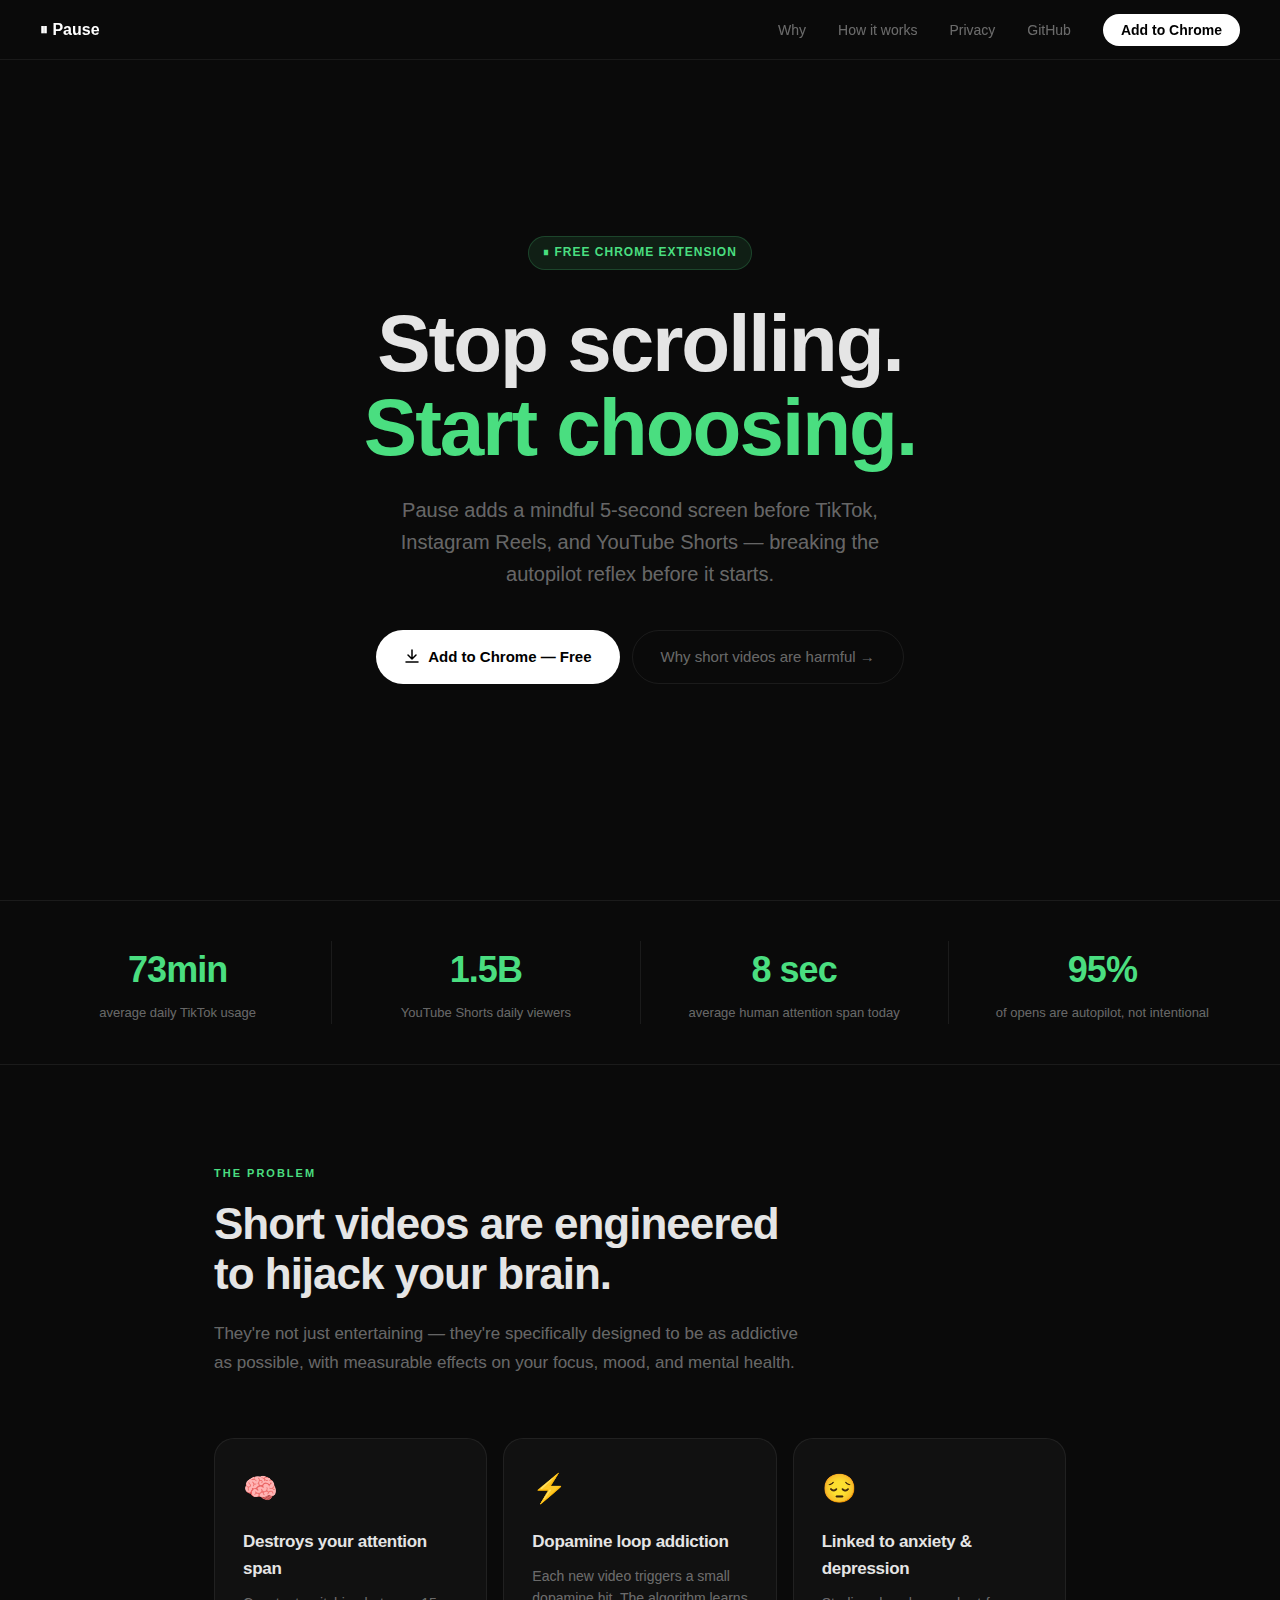
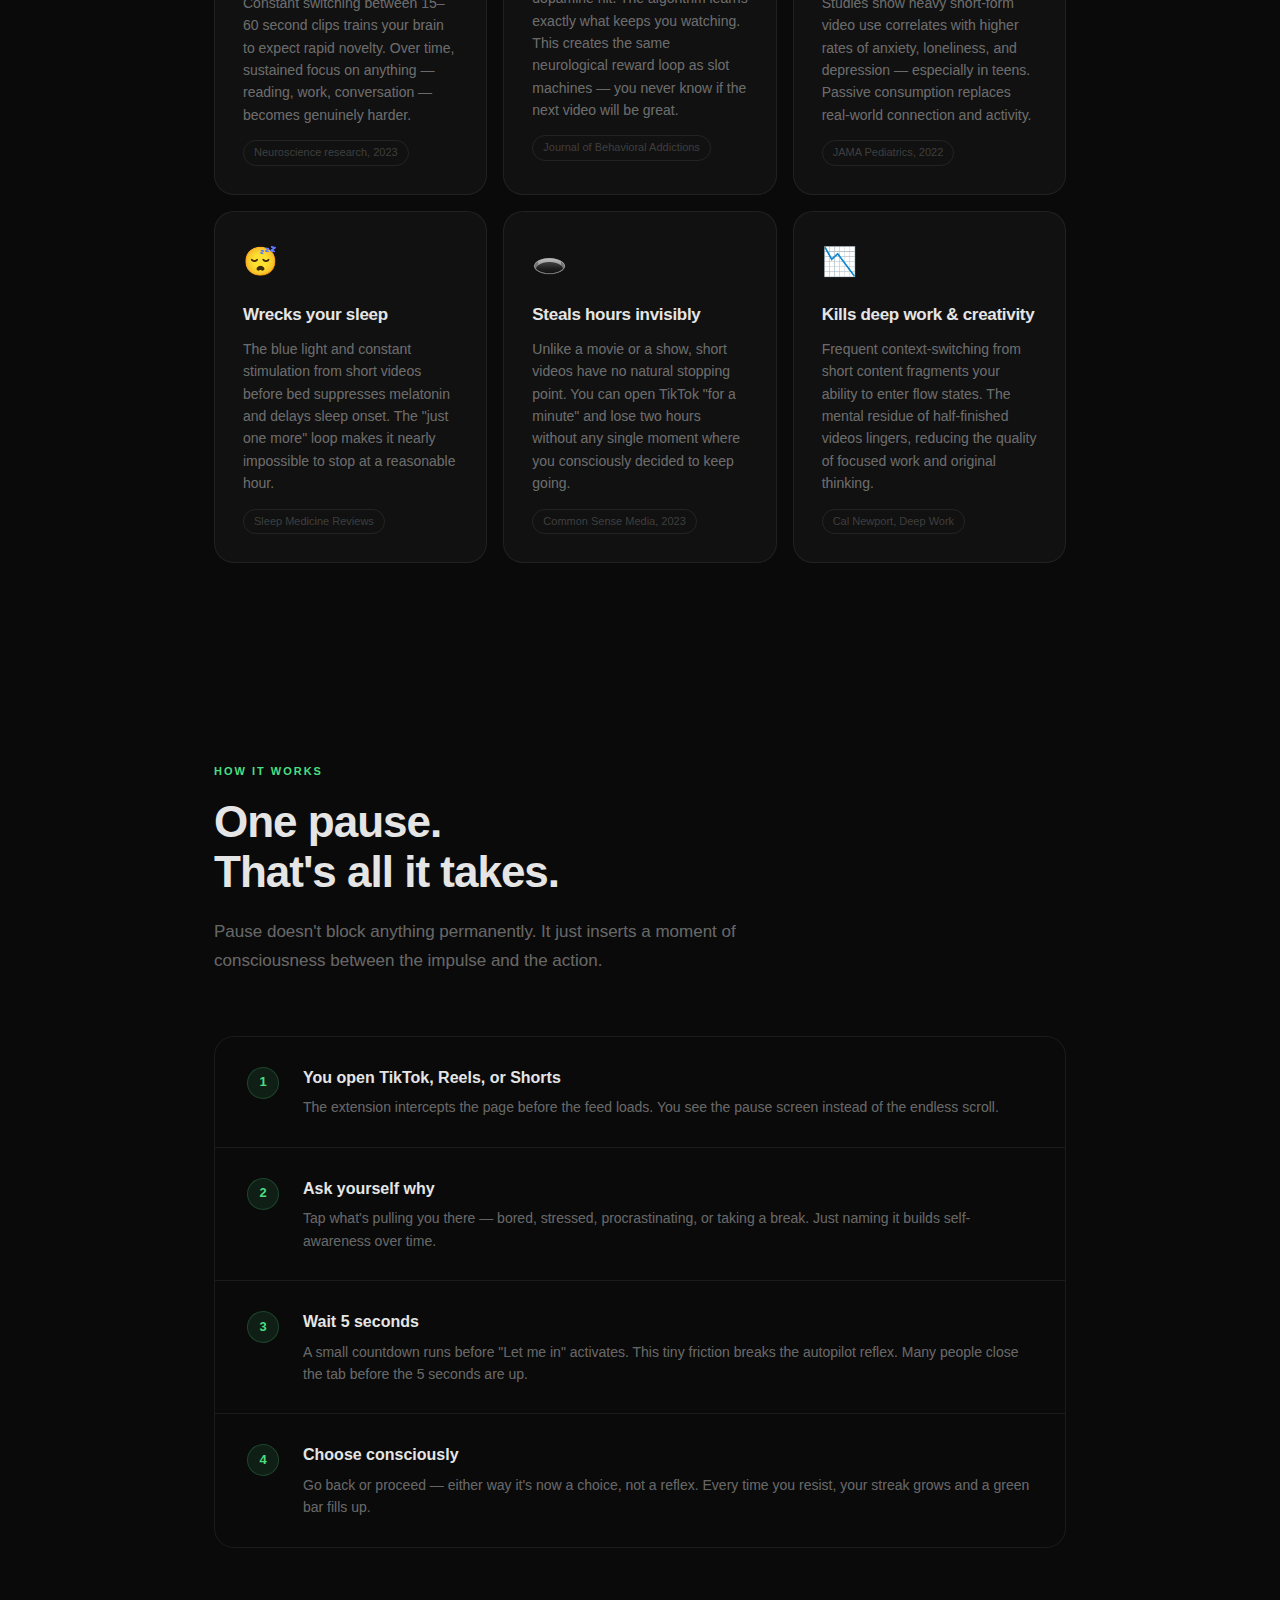
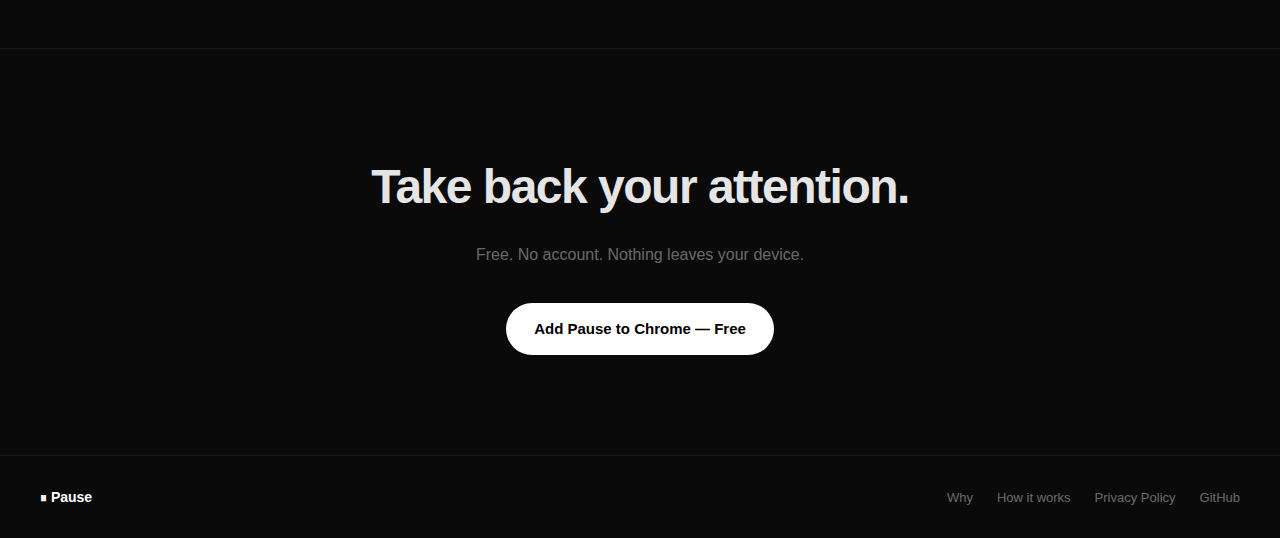
<file: docs/index.html>
<!DOCTYPE html>
<html lang="en">
<head>
  <meta charset="utf-8">
  <meta name="viewport" content="width=device-width, initial-scale=1">
  <title>Pause — Break the Short Video Autopilot</title>
  <meta name="description" content="A Chrome extension that adds a mindful pause before TikTok, Instagram Reels, and YouTube Shorts.">
  <style>
    *, *::before, *::after { box-sizing: border-box; margin: 0; padding: 0; }

    :root {
      --green: #4ade80;
      --bg: #0a0a0a;
      --card: #111;
      --border: rgba(255,255,255,0.07);
      --text: #e5e5e5;
      --muted: rgba(255,255,255,0.4);
    }

    html { scroll-behavior: smooth; }

    body {
      background: var(--bg);
      color: var(--text);
      font-family: -apple-system, BlinkMacSystemFont, 'Segoe UI', Helvetica, sans-serif;
      font-size: 16px;
      line-height: 1.6;
      -webkit-font-smoothing: antialiased;
    }

    a { color: var(--green); text-decoration: none; }
    a:hover { text-decoration: underline; }

    /* ── Nav ──────────────────────────────────────────────────────── */
    nav {
      position: fixed;
      top: 0; left: 0; right: 0;
      z-index: 100;
      display: flex;
      align-items: center;
      justify-content: space-between;
      padding: 0 40px;
      height: 60px;
      background: rgba(10,10,10,0.8);
      backdrop-filter: blur(12px);
      border-bottom: 1px solid var(--border);
    }

    .nav-logo {
      font-size: 16px;
      font-weight: 700;
      color: #fff;
    }

    .nav-links {
      display: flex;
      gap: 32px;
      list-style: none;
    }

    .nav-links a {
      font-size: 14px;
      color: var(--muted);
      transition: color 0.15s;
    }

    .nav-links a:hover { color: #fff; text-decoration: none; }

    .nav-cta {
      background: #fff;
      color: #000 !important;
      padding: 8px 18px;
      border-radius: 100px;
      font-size: 13px;
      font-weight: 600;
      transition: background 0.15s !important;
    }

    .nav-cta:hover { background: #e5e5e5 !important; text-decoration: none !important; }

    /* ── Hero ─────────────────────────────────────────────────────── */
    .hero {
      min-height: 100vh;
      display: flex;
      flex-direction: column;
      align-items: center;
      justify-content: center;
      text-align: center;
      padding: 100px 24px 80px;
    }

    .hero-badge {
      display: inline-flex;
      align-items: center;
      gap: 6px;
      background: rgba(74,222,128,0.1);
      border: 1px solid rgba(74,222,128,0.2);
      color: var(--green);
      font-size: 12px;
      font-weight: 600;
      letter-spacing: 1px;
      text-transform: uppercase;
      padding: 6px 14px;
      border-radius: 100px;
      margin-bottom: 32px;
    }

    .hero h1 {
      font-size: clamp(40px, 7vw, 80px);
      font-weight: 800;
      letter-spacing: -2px;
      line-height: 1.05;
      max-width: 800px;
      margin-bottom: 24px;
    }

    .hero h1 span { color: var(--green); }

    .hero p {
      font-size: clamp(16px, 2vw, 20px);
      color: var(--muted);
      max-width: 520px;
      margin-bottom: 40px;
      line-height: 1.6;
    }

    .hero-actions {
      display: flex;
      gap: 12px;
      flex-wrap: wrap;
      justify-content: center;
    }

    .btn-primary {
      display: inline-flex;
      align-items: center;
      gap: 8px;
      background: #fff;
      color: #000;
      font-size: 15px;
      font-weight: 600;
      padding: 14px 28px;
      border-radius: 100px;
      transition: background 0.15s, transform 0.15s;
    }

    .btn-primary:hover {
      background: #e5e5e5;
      text-decoration: none;
      transform: translateY(-1px);
    }

    .btn-secondary {
      display: inline-flex;
      align-items: center;
      gap: 8px;
      border: 1px solid var(--border);
      color: var(--muted);
      font-size: 15px;
      padding: 14px 28px;
      border-radius: 100px;
      transition: all 0.15s;
    }

    .btn-secondary:hover {
      border-color: rgba(255,255,255,0.2);
      color: #fff;
      text-decoration: none;
    }

    /* ── Stats strip ──────────────────────────────────────────────── */
    .stats-strip {
      display: flex;
      justify-content: center;
      gap: 0;
      border-top: 1px solid var(--border);
      border-bottom: 1px solid var(--border);
      padding: 40px 24px;
      flex-wrap: wrap;
    }

    .strip-stat {
      flex: 1;
      min-width: 160px;
      text-align: center;
      padding: 0 32px;
      border-right: 1px solid var(--border);
    }

    .strip-stat:last-child { border-right: none; }

    .strip-n {
      font-size: 36px;
      font-weight: 800;
      letter-spacing: -1px;
      color: var(--green);
      display: block;
    }

    .strip-l {
      font-size: 13px;
      color: var(--muted);
      margin-top: 4px;
    }

    /* ── Why section ──────────────────────────────────────────────── */
    .section {
      max-width: 900px;
      margin: 0 auto;
      padding: 100px 24px;
    }

    .section-tag {
      font-size: 11px;
      font-weight: 700;
      letter-spacing: 2px;
      text-transform: uppercase;
      color: var(--green);
      margin-bottom: 16px;
    }

    .section h2 {
      font-size: clamp(28px, 4vw, 44px);
      font-weight: 800;
      letter-spacing: -1px;
      line-height: 1.15;
      margin-bottom: 20px;
    }

    .section-intro {
      font-size: 17px;
      color: var(--muted);
      max-width: 600px;
      margin-bottom: 60px;
      line-height: 1.7;
    }

    /* ── Reason cards ─────────────────────────────────────────────── */
    .reasons-grid {
      display: grid;
      grid-template-columns: repeat(auto-fit, minmax(260px, 1fr));
      gap: 16px;
    }

    .reason-card {
      background: var(--card);
      border: 1px solid var(--border);
      border-radius: 20px;
      padding: 28px;
      transition: border-color 0.2s, transform 0.2s;
    }

    .reason-card:hover {
      border-color: rgba(255,255,255,0.14);
      transform: translateY(-2px);
    }

    .reason-icon {
      font-size: 28px;
      margin-bottom: 16px;
      display: block;
    }

    .reason-card h3 {
      font-size: 17px;
      font-weight: 700;
      margin-bottom: 10px;
      letter-spacing: -0.3px;
    }

    .reason-card p {
      font-size: 14px;
      color: var(--muted);
      line-height: 1.6;
    }

    .reason-card .source {
      display: inline-block;
      margin-top: 14px;
      font-size: 11px;
      color: rgba(255,255,255,0.2);
      border: 1px solid rgba(255,255,255,0.08);
      border-radius: 100px;
      padding: 3px 10px;
    }

    /* ── How it works ─────────────────────────────────────────────── */
    .steps {
      display: flex;
      flex-direction: column;
      gap: 0;
      border: 1px solid var(--border);
      border-radius: 20px;
      overflow: hidden;
    }

    .step {
      display: flex;
      align-items: flex-start;
      gap: 24px;
      padding: 28px 32px;
      border-bottom: 1px solid var(--border);
      transition: background 0.15s;
    }

    .step:last-child { border-bottom: none; }
    .step:hover { background: rgba(255,255,255,0.02); }

    .step-num {
      width: 32px;
      height: 32px;
      border-radius: 50%;
      background: rgba(74,222,128,0.1);
      border: 1px solid rgba(74,222,128,0.2);
      color: var(--green);
      font-size: 13px;
      font-weight: 700;
      display: flex;
      align-items: center;
      justify-content: center;
      flex-shrink: 0;
      margin-top: 2px;
    }

    .step-content h3 {
      font-size: 16px;
      font-weight: 600;
      margin-bottom: 6px;
    }

    .step-content p {
      font-size: 14px;
      color: var(--muted);
      line-height: 1.6;
    }

    /* ── CTA section ──────────────────────────────────────────────── */
    .cta-section {
      text-align: center;
      padding: 100px 24px;
      border-top: 1px solid var(--border);
    }

    .cta-section h2 {
      font-size: clamp(28px, 4vw, 48px);
      font-weight: 800;
      letter-spacing: -1.5px;
      margin-bottom: 16px;
    }

    .cta-section p {
      font-size: 16px;
      color: var(--muted);
      margin-bottom: 36px;
    }

    /* ── Footer ───────────────────────────────────────────────────── */
    footer {
      border-top: 1px solid var(--border);
      padding: 28px 40px;
      display: flex;
      justify-content: space-between;
      align-items: center;
      flex-wrap: wrap;
      gap: 12px;
    }

    .footer-logo { font-size: 14px; font-weight: 700; color: #fff; }

    .footer-links {
      display: flex;
      gap: 24px;
      list-style: none;
    }

    .footer-links a {
      font-size: 13px;
      color: var(--muted);
    }

    .footer-links a:hover { color: #fff; text-decoration: none; }

    /* ── Responsive ───────────────────────────────────────────────── */
    @media (max-width: 600px) {
      nav { padding: 0 20px; }
      .nav-links { display: none; }
      .strip-stat { border-right: none; border-bottom: 1px solid var(--border); padding: 20px; }
      .strip-stat:last-child { border-bottom: none; }
      footer { flex-direction: column; text-align: center; }
    }
  </style>
</head>
<body>

  <!-- Nav -->
  <nav>
    <div class="nav-logo">⏸ Pause</div>
    <ul class="nav-links">
      <li><a href="#why">Why</a></li>
      <li><a href="#how">How it works</a></li>
      <li><a href="privacy.html">Privacy</a></li>
      <li><a href="https://github.com/qaz6209031/short-pause-chrome-extension" target="_blank">GitHub</a></li>
      <li><a href="#install" class="nav-cta">Add to Chrome</a></li>
    </ul>
  </nav>

  <!-- Hero -->
  <section class="hero">
    <div class="hero-badge">⏸ Free Chrome Extension</div>
    <h1>Stop scrolling.<br><span>Start choosing.</span></h1>
    <p>Pause adds a mindful 5-second screen before TikTok, Instagram Reels, and YouTube Shorts — breaking the autopilot reflex before it starts.</p>
    <div class="hero-actions">
      <a href="#install" class="btn-primary">
        <svg width="16" height="16" viewBox="0 0 16 16" fill="none"><path d="M8 1v9M4 6l4 4 4-4M2 13h12" stroke="currentColor" stroke-width="1.5" stroke-linecap="round" stroke-linejoin="round"/></svg>
        Add to Chrome — Free
      </a>
      <a href="#why" class="btn-secondary">Why short videos are harmful →</a>
    </div>
  </section>

  <!-- Stats strip -->
  <div class="stats-strip">
    <div class="strip-stat">
      <span class="strip-n">73min</span>
      <span class="strip-l">average daily TikTok usage</span>
    </div>
    <div class="strip-stat">
      <span class="strip-n">1.5B</span>
      <span class="strip-l">YouTube Shorts daily viewers</span>
    </div>
    <div class="strip-stat">
      <span class="strip-n">8 sec</span>
      <span class="strip-l">average human attention span today</span>
    </div>
    <div class="strip-stat">
      <span class="strip-n">95%</span>
      <span class="strip-l">of opens are autopilot, not intentional</span>
    </div>
  </div>

  <!-- Why short videos are bad -->
  <section class="section" id="why">
    <div class="section-tag">The problem</div>
    <h2>Short videos are engineered<br>to hijack your brain.</h2>
    <p class="section-intro">They're not just entertaining — they're specifically designed to be as addictive as possible, with measurable effects on your focus, mood, and mental health.</p>

    <div class="reasons-grid">
      <div class="reason-card">
        <span class="reason-icon">🧠</span>
        <h3>Destroys your attention span</h3>
        <p>Constant switching between 15–60 second clips trains your brain to expect rapid novelty. Over time, sustained focus on anything — reading, work, conversation — becomes genuinely harder.</p>
        <span class="source">Neuroscience research, 2023</span>
      </div>

      <div class="reason-card">
        <span class="reason-icon">⚡</span>
        <h3>Dopamine loop addiction</h3>
        <p>Each new video triggers a small dopamine hit. The algorithm learns exactly what keeps you watching. This creates the same neurological reward loop as slot machines — you never know if the next video will be great.</p>
        <span class="source">Journal of Behavioral Addictions</span>
      </div>

      <div class="reason-card">
        <span class="reason-icon">😔</span>
        <h3>Linked to anxiety & depression</h3>
        <p>Studies show heavy short-form video use correlates with higher rates of anxiety, loneliness, and depression — especially in teens. Passive consumption replaces real-world connection and activity.</p>
        <span class="source">JAMA Pediatrics, 2022</span>
      </div>

      <div class="reason-card">
        <span class="reason-icon">😴</span>
        <h3>Wrecks your sleep</h3>
        <p>The blue light and constant stimulation from short videos before bed suppresses melatonin and delays sleep onset. The "just one more" loop makes it nearly impossible to stop at a reasonable hour.</p>
        <span class="source">Sleep Medicine Reviews</span>
      </div>

      <div class="reason-card">
        <span class="reason-icon">🕳️</span>
        <h3>Steals hours invisibly</h3>
        <p>Unlike a movie or a show, short videos have no natural stopping point. You can open TikTok "for a minute" and lose two hours without any single moment where you consciously decided to keep going.</p>
        <span class="source">Common Sense Media, 2023</span>
      </div>

      <div class="reason-card">
        <span class="reason-icon">📉</span>
        <h3>Kills deep work & creativity</h3>
        <p>Frequent context-switching from short content fragments your ability to enter flow states. The mental residue of half-finished videos lingers, reducing the quality of focused work and original thinking.</p>
        <span class="source">Cal Newport, Deep Work</span>
      </div>
    </div>
  </section>

  <!-- How it works -->
  <section class="section" id="how">
    <div class="section-tag">How it works</div>
    <h2>One pause.<br>That's all it takes.</h2>
    <p class="section-intro">Pause doesn't block anything permanently. It just inserts a moment of consciousness between the impulse and the action.</p>

    <div class="steps">
      <div class="step">
        <div class="step-num">1</div>
        <div class="step-content">
          <h3>You open TikTok, Reels, or Shorts</h3>
          <p>The extension intercepts the page before the feed loads. You see the pause screen instead of the endless scroll.</p>
        </div>
      </div>
      <div class="step">
        <div class="step-num">2</div>
        <div class="step-content">
          <h3>Ask yourself why</h3>
          <p>Tap what's pulling you there — bored, stressed, procrastinating, or taking a break. Just naming it builds self-awareness over time.</p>
        </div>
      </div>
      <div class="step">
        <div class="step-num">3</div>
        <div class="step-content">
          <h3>Wait 5 seconds</h3>
          <p>A small countdown runs before "Let me in" activates. This tiny friction breaks the autopilot reflex. Many people close the tab before the 5 seconds are up.</p>
        </div>
      </div>
      <div class="step">
        <div class="step-num">4</div>
        <div class="step-content">
          <h3>Choose consciously</h3>
          <p>Go back or proceed — either way it's now a choice, not a reflex. Every time you resist, your streak grows and a green bar fills up.</p>
        </div>
      </div>
    </div>
  </section>

  <!-- CTA -->
  <section class="cta-section" id="install">
    <h2>Take back your attention.</h2>
    <p>Free. No account. Nothing leaves your device.</p>
    <a href="https://chromewebstore.google.com/detail/pause/okokcifnpkcbadfbagddibpmkmgcbcpg" class="btn-primary" target="_blank">
      Add Pause to Chrome — Free
    </a>
  </section>

  <!-- Footer -->
  <footer>
    <div class="footer-logo">⏸ Pause</div>
    <ul class="footer-links">
      <li><a href="#why">Why</a></li>
      <li><a href="#how">How it works</a></li>
      <li><a href="privacy.html">Privacy Policy</a></li>
      <li><a href="https://github.com/qaz6209031/short-pause-chrome-extension" target="_blank">GitHub</a></li>
    </ul>
  </footer>

</body>
</html>
</file>
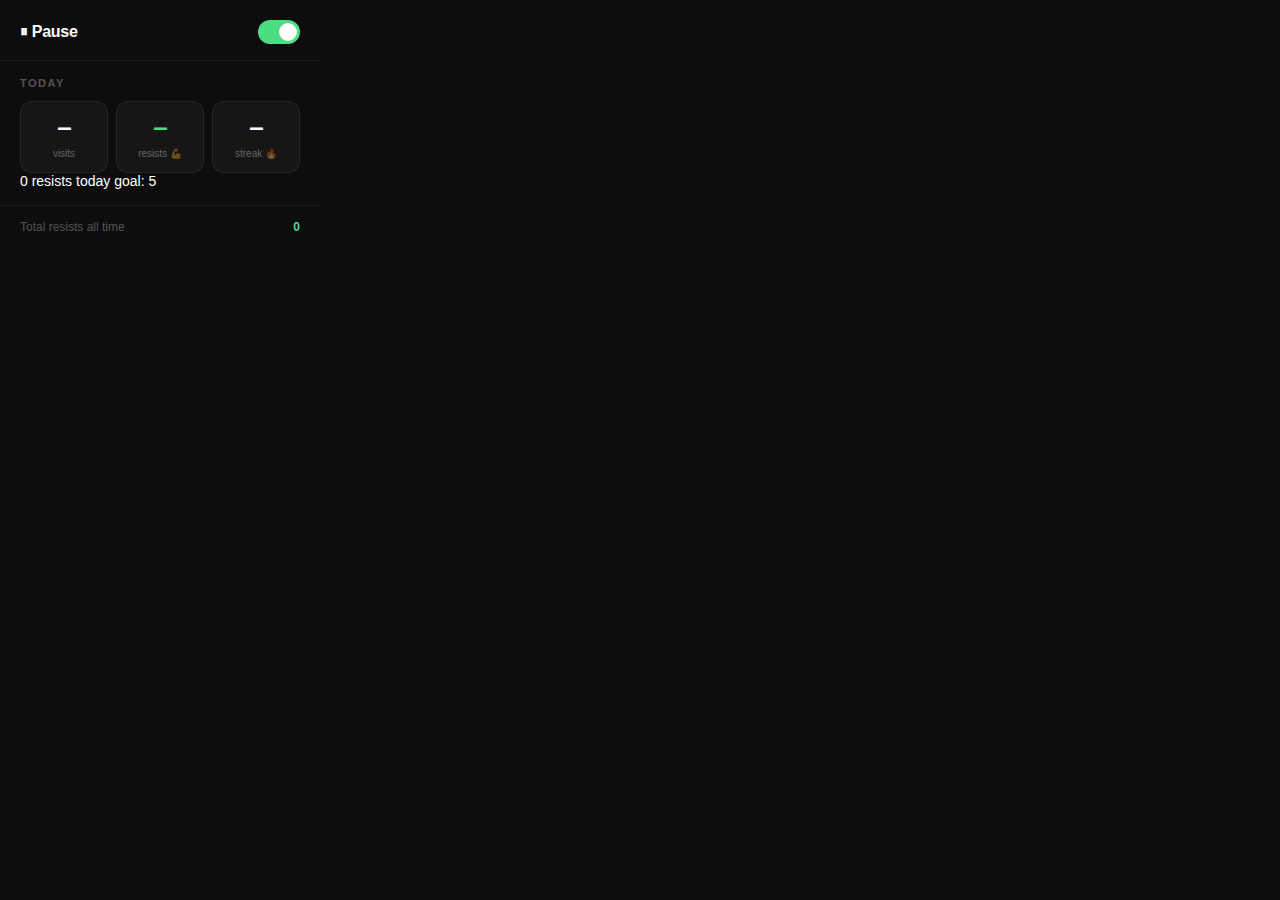
<file: popup.html>
<!DOCTYPE html>
<html lang="en">
<head>
  <meta charset="utf-8">
  <title>Pause</title>
  <link rel="stylesheet" href="popup.css">
</head>
<body>

  <div class="header">
    <div class="wordmark">⏸ Pause</div>
    <label class="toggle" title="Enable / disable">
      <input type="checkbox" id="enabled" checked>
      <span class="slider"></span>
    </label>
  </div>

  <div class="section">
    <div class="section-label">Today</div>
    <div class="stats-grid">
      <div class="stat-card">
        <span class="stat-n" id="visits">–</span>
        <span class="stat-l">visits</span>
      </div>
      <div class="stat-card">
        <span class="stat-n green" id="resists">–</span>
        <span class="stat-l">resists 💪</span>
      </div>
      <div class="stat-card">
        <span class="stat-n" id="streak">–</span>
        <span class="stat-l">streak 🔥</span>
      </div>
    </div>

    <div class="progress-wrap">
      <div class="progress-track">
        <div class="progress-bar" id="progress-bar"></div>
      </div>
      <div class="progress-label">
        <span id="progress-text">0 resists today</span>
        <span id="progress-goal">goal: 5</span>
      </div>
    </div>
  </div>

  <div class="footer">
    <span class="footer-label">Total resists all time</span>
    <span class="footer-val" id="total">0</span>
  </div>

  <script src="popup.js"></script>
</body>
</html>
</file>
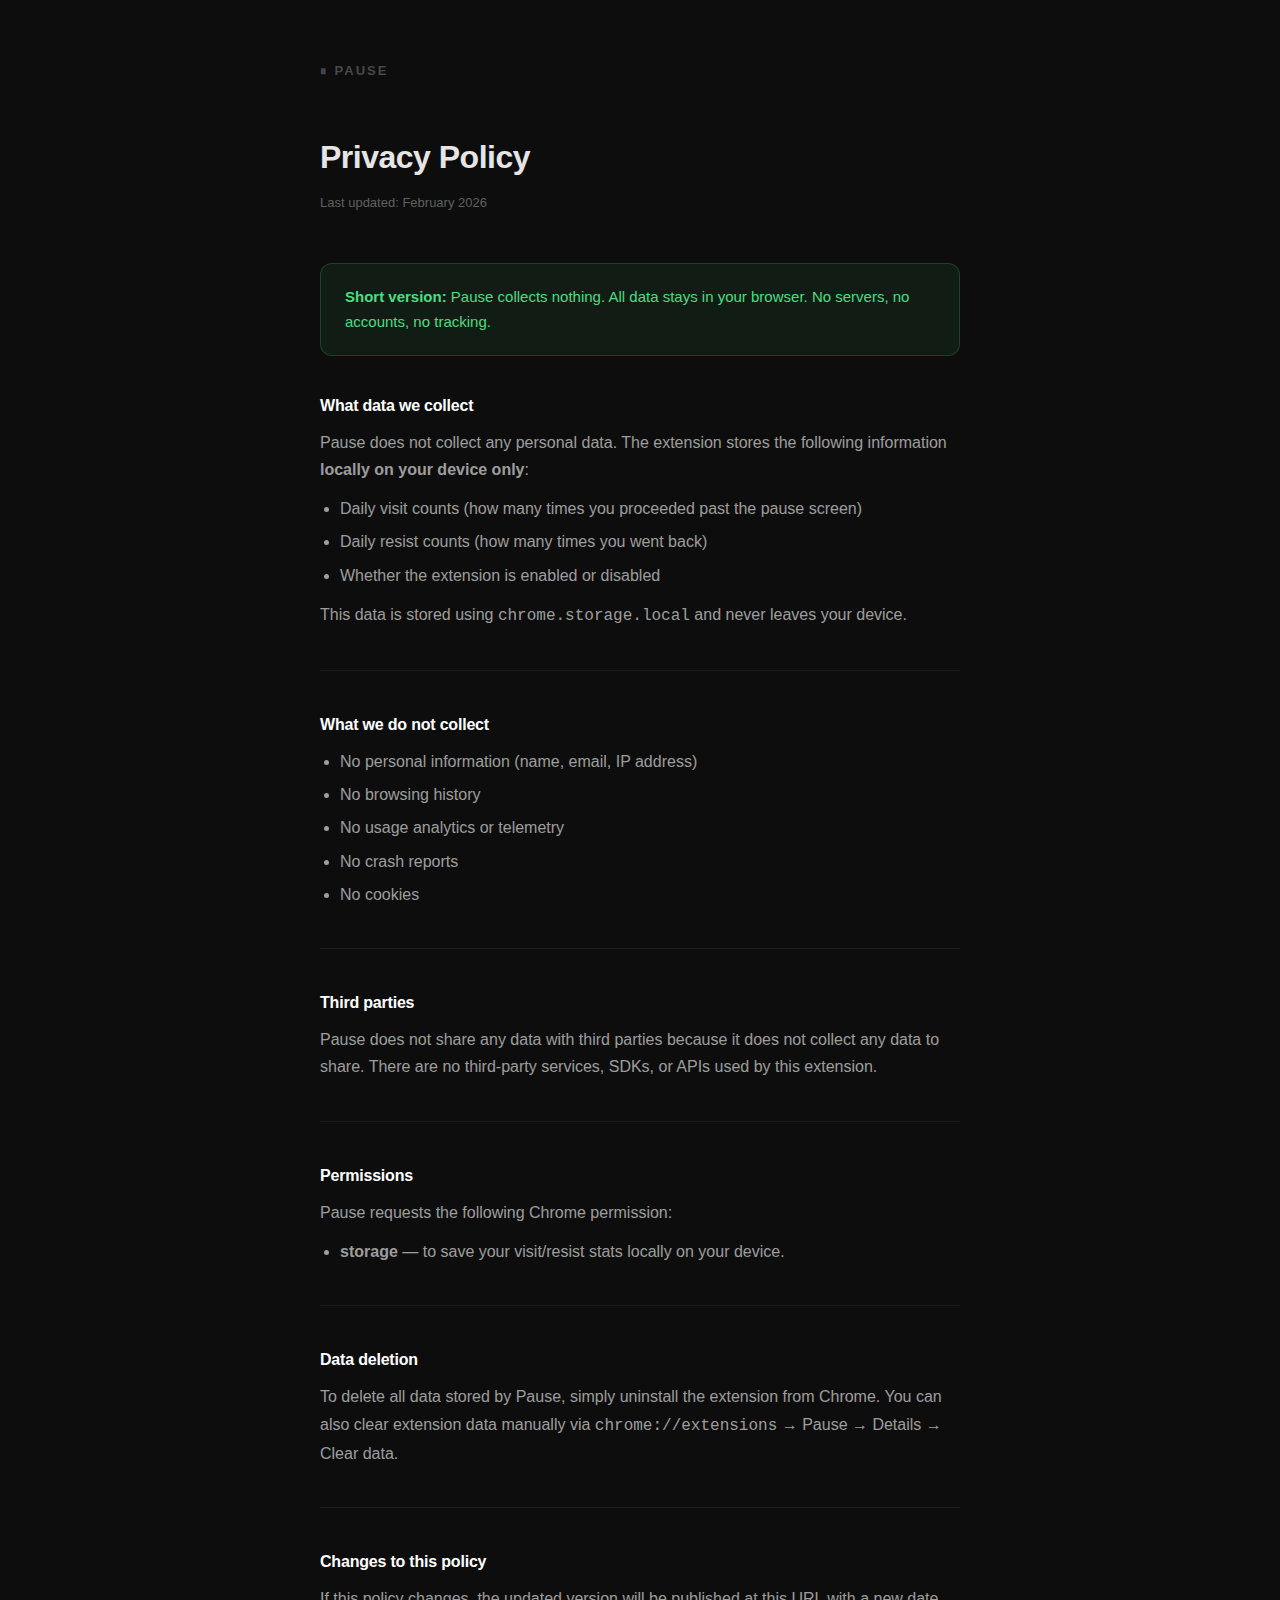
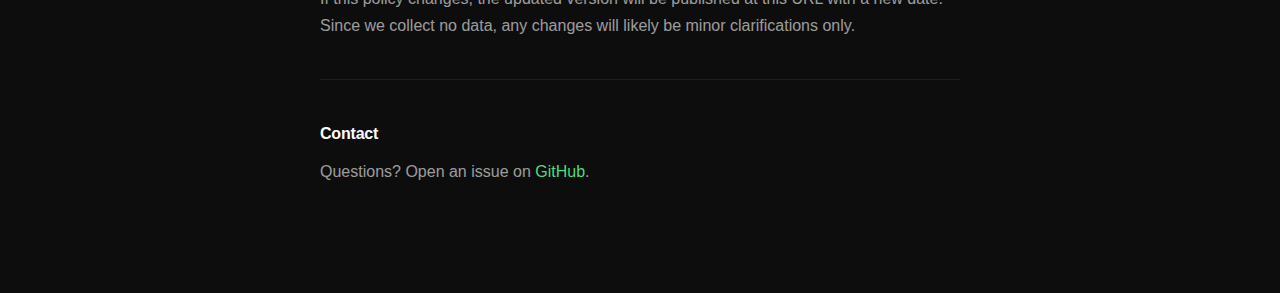
<file: docs/privacy.html>
<!DOCTYPE html>
<html lang="en">
<head>
  <meta charset="utf-8">
  <meta name="viewport" content="width=device-width, initial-scale=1">
  <title>Privacy Policy — Pause</title>
  <style>
    *, *::before, *::after { box-sizing: border-box; margin: 0; padding: 0; }

    body {
      background: #0d0d0d;
      color: #e5e5e5;
      font-family: -apple-system, BlinkMacSystemFont, 'Segoe UI', Helvetica, sans-serif;
      font-size: 16px;
      line-height: 1.7;
      padding: 60px 24px 100px;
    }

    .wrap {
      max-width: 640px;
      margin: 0 auto;
    }

    .wordmark {
      font-size: 13px;
      font-weight: 700;
      letter-spacing: 2px;
      text-transform: uppercase;
      color: rgba(255,255,255,0.25);
      margin-bottom: 48px;
      display: block;
      text-decoration: none;
    }

    h1 {
      font-size: 32px;
      font-weight: 700;
      letter-spacing: -0.5px;
      margin-bottom: 8px;
    }

    .updated {
      font-size: 13px;
      color: rgba(255,255,255,0.35);
      margin-bottom: 48px;
    }

    h2 {
      font-size: 16px;
      font-weight: 600;
      color: #fff;
      margin: 36px 0 10px;
      letter-spacing: -0.2px;
    }

    p {
      color: rgba(255,255,255,0.6);
      margin-bottom: 12px;
    }

    ul {
      color: rgba(255,255,255,0.6);
      padding-left: 20px;
      margin-bottom: 12px;
    }

    ul li { margin-bottom: 6px; }

    .highlight {
      background: rgba(74, 222, 128, 0.08);
      border: 1px solid rgba(74, 222, 128, 0.2);
      border-radius: 12px;
      padding: 20px 24px;
      margin: 32px 0;
      color: #4ade80;
      font-size: 15px;
    }

    a { color: #4ade80; text-decoration: none; }
    a:hover { text-decoration: underline; }

    .divider {
      height: 1px;
      background: rgba(255,255,255,0.07);
      margin: 40px 0;
    }
  </style>
</head>
<body>
  <div class="wrap">
    <a class="wordmark" href="https://github.com/qaz6209031/short-pause-chrome-extension">⏸ Pause</a>

    <h1>Privacy Policy</h1>
    <p class="updated">Last updated: February 2026</p>

    <div class="highlight">
      <strong>Short version:</strong> Pause collects nothing. All data stays in your browser. No servers, no accounts, no tracking.
    </div>

    <h2>What data we collect</h2>
    <p>Pause does not collect any personal data. The extension stores the following information <strong>locally on your device only</strong>:</p>
    <ul>
      <li>Daily visit counts (how many times you proceeded past the pause screen)</li>
      <li>Daily resist counts (how many times you went back)</li>
      <li>Whether the extension is enabled or disabled</li>
    </ul>
    <p>This data is stored using <code>chrome.storage.local</code> and never leaves your device.</p>

    <div class="divider"></div>

    <h2>What we do not collect</h2>
    <ul>
      <li>No personal information (name, email, IP address)</li>
      <li>No browsing history</li>
      <li>No usage analytics or telemetry</li>
      <li>No crash reports</li>
      <li>No cookies</li>
    </ul>

    <div class="divider"></div>

    <h2>Third parties</h2>
    <p>Pause does not share any data with third parties because it does not collect any data to share. There are no third-party services, SDKs, or APIs used by this extension.</p>

    <div class="divider"></div>

    <h2>Permissions</h2>
    <p>Pause requests the following Chrome permission:</p>
    <ul>
      <li><strong>storage</strong> — to save your visit/resist stats locally on your device.</li>
    </ul>

    <div class="divider"></div>

    <h2>Data deletion</h2>
    <p>To delete all data stored by Pause, simply uninstall the extension from Chrome. You can also clear extension data manually via <code>chrome://extensions</code> → Pause → Details → Clear data.</p>

    <div class="divider"></div>

    <h2>Changes to this policy</h2>
    <p>If this policy changes, the updated version will be published at this URL with a new date. Since we collect no data, any changes will likely be minor clarifications only.</p>

    <div class="divider"></div>

    <h2>Contact</h2>
    <p>Questions? Open an issue on <a href="https://github.com/qaz6209031/short-pause-chrome-extension/issues" target="_blank">GitHub</a>.</p>
  </div>
</body>
</html>
</file>
<file: popup.css>
* { box-sizing: border-box; margin: 0; padding: 0; }

body {
  width: 320px;
  background: #0d0d0d;
  color: #fff;
  font-family: -apple-system, BlinkMacSystemFont, 'Segoe UI', Helvetica, sans-serif;
  font-size: 14px;
}

/* ── Header ─────────────────────────────────────────────────────────── */
.header {
  display: flex;
  align-items: center;
  justify-content: space-between;
  padding: 20px 20px 16px;
  border-bottom: 1px solid rgba(255,255,255,0.06);
}

.wordmark {
  font-size: 16px;
  font-weight: 700;
  letter-spacing: -0.3px;
}

/* Toggle switch */
.toggle { position: relative; display: inline-block; width: 42px; height: 24px; }
.toggle input { opacity: 0; width: 0; height: 0; }
.slider {
  position: absolute;
  inset: 0;
  background: rgba(255,255,255,0.12);
  border-radius: 100px;
  cursor: pointer;
  transition: 0.2s;
}
.slider::before {
  content: '';
  position: absolute;
  width: 18px; height: 18px;
  left: 3px; top: 3px;
  background: rgba(255,255,255,0.5);
  border-radius: 50%;
  transition: 0.2s;
}
input:checked + .slider { background: #4ade80; }
input:checked + .slider::before {
  transform: translateX(18px);
  background: #fff;
}

/* ── Today card ─────────────────────────────────────────────────────── */
.section { padding: 16px 20px; }

.section-label {
  font-size: 11px;
  font-weight: 600;
  letter-spacing: 1.5px;
  text-transform: uppercase;
  color: rgba(255,255,255,0.3);
  margin-bottom: 12px;
}

.stats-grid {
  display: grid;
  grid-template-columns: repeat(3, 1fr);
  gap: 8px;
}

.stat-card {
  background: rgba(255,255,255,0.04);
  border: 1px solid rgba(255,255,255,0.07);
  border-radius: 12px;
  padding: 12px 8px;
  text-align: center;
}

.stat-n {
  display: block;
  font-size: 26px;
  font-weight: 700;
  letter-spacing: -1px;
  line-height: 1;
  margin-bottom: 4px;
}

.stat-n.green { color: #4ade80; }

.stat-l {
  font-size: 10px;
  color: rgba(255,255,255,0.35);
  line-height: 1.3;
}

/* ── Week chart ─────────────────────────────────────────────────────── */
.divider { height: 1px; background: rgba(255,255,255,0.06); margin: 0 20px; }

.chart {
  display: flex;
  align-items: flex-end;
  gap: 6px;
  height: 60px;
  padding: 0 20px 4px;
  margin-top: 16px;
}

.bar-col {
  flex: 1;
  display: flex;
  flex-direction: column;
  align-items: center;
  gap: 4px;
  height: 100%;
  justify-content: flex-end;
}

.bar-wrap {
  width: 100%;
  display: flex;
  flex-direction: column;
  align-items: center;
  gap: 2px;
  flex: 1;
  justify-content: flex-end;
}

.bar {
  width: 100%;
  border-radius: 4px 4px 0 0;
  min-height: 3px;
  transition: height 0.3s;
}

.bar.visits { background: rgba(255,255,255,0.12); }
.bar.resists { background: #4ade80; }

.bar-day {
  font-size: 10px;
  color: rgba(255,255,255,0.25);
  margin-top: 4px;
}

.bar-day.today { color: rgba(255,255,255,0.6); font-weight: 600; }

/* ── Footer ─────────────────────────────────────────────────────────── */
.footer {
  padding: 14px 20px 18px;
  border-top: 1px solid rgba(255,255,255,0.06);
  display: flex;
  justify-content: space-between;
  align-items: center;
}

.footer-label {
  font-size: 12px;
  color: rgba(255,255,255,0.3);
}

.footer-val {
  font-size: 12px;
  font-weight: 600;
  color: #4ade80;
}

/* ── Empty state ────────────────────────────────────────────────────── */
.empty {
  text-align: center;
  padding: 24px 20px;
  color: rgba(255,255,255,0.3);
  font-size: 13px;
  line-height: 1.5;
}
</file>
